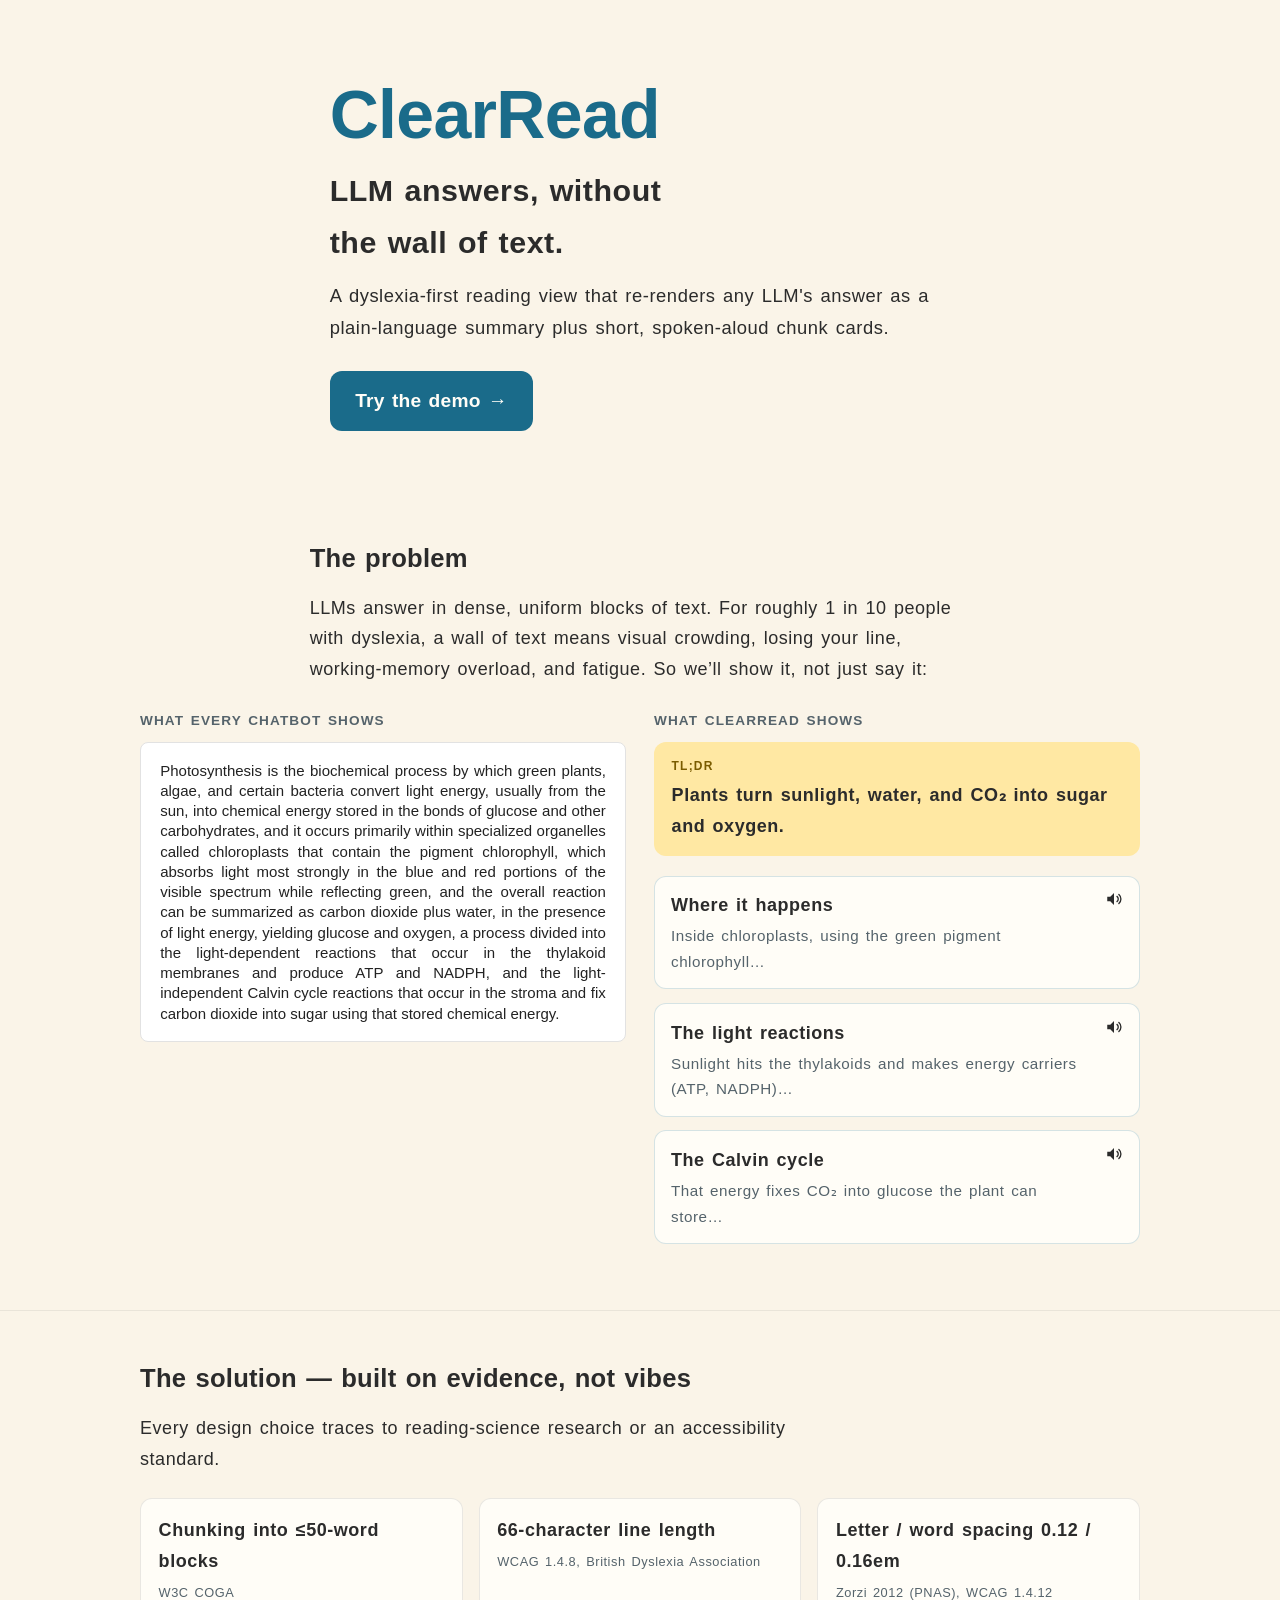
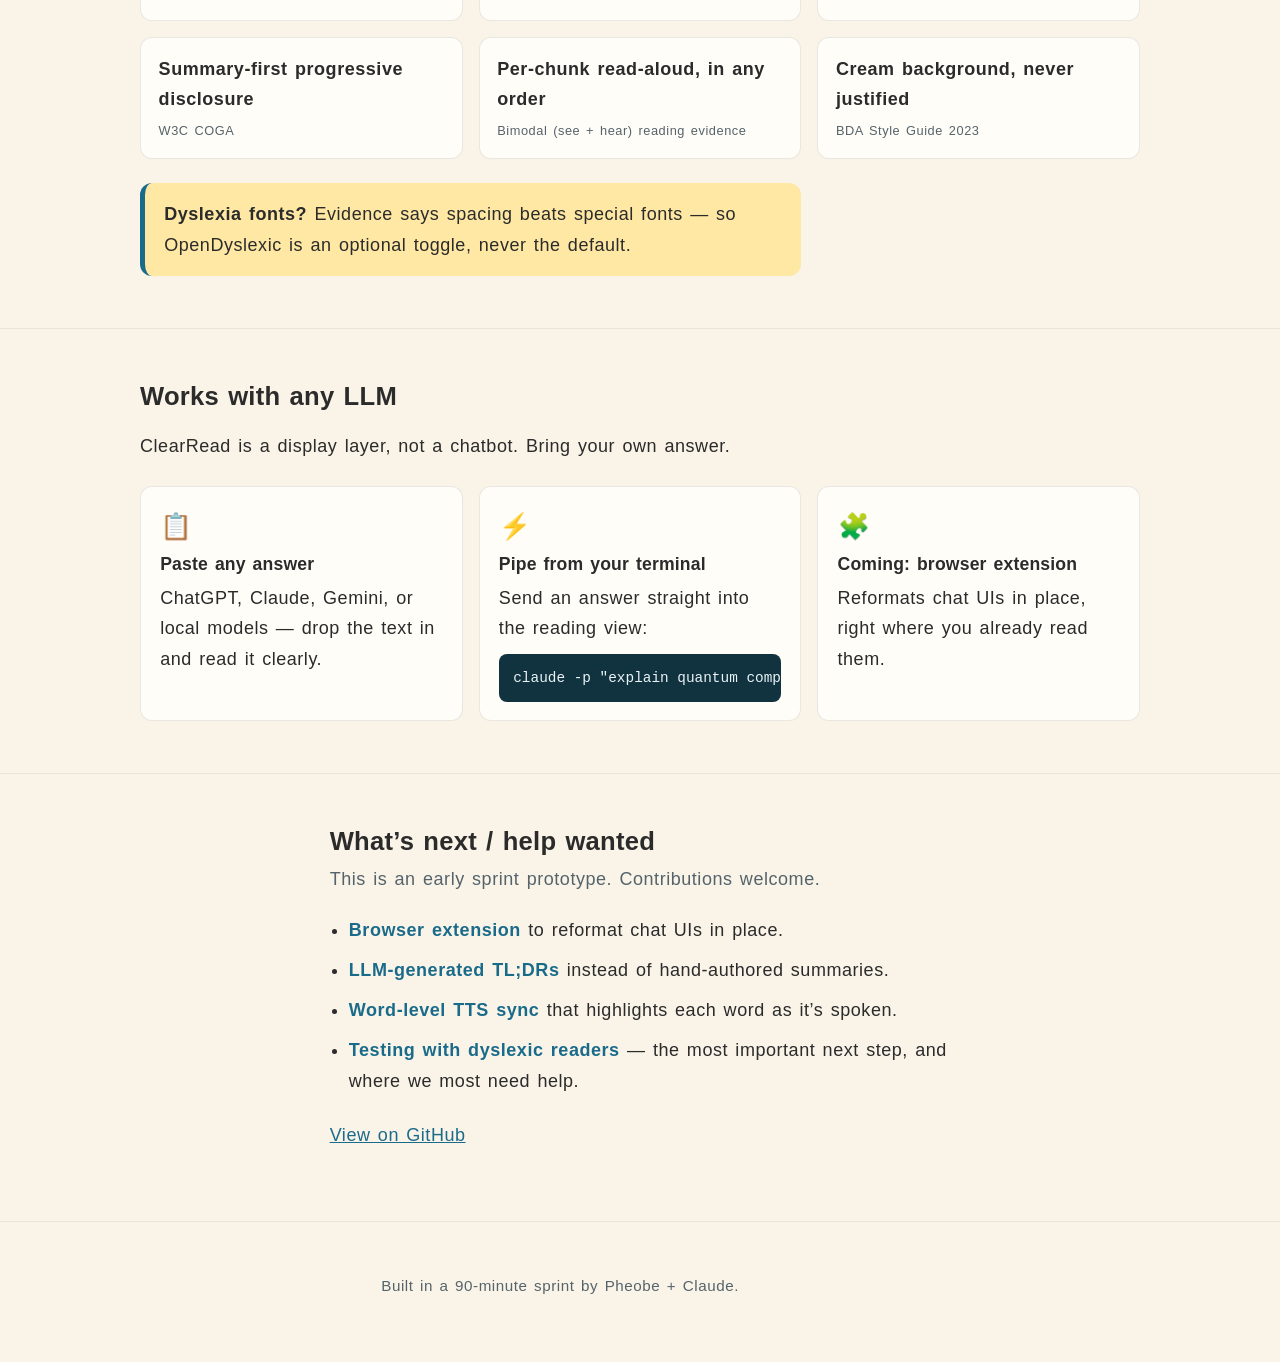
<file: index.html>
<!DOCTYPE html>
<html lang="en">
<head>
<meta charset="UTF-8">
<meta name="viewport" content="width=device-width, initial-scale=1.0">
<title>ClearRead — LLM answers, without the wall of text.</title>
<style>
  /* Tokens mirror app/clearread.css (:root) so landing + app read as one product. */
  :root {
    --cr-bg: #FAF4E8;            /* cream — BDA: avoid pure white */
    --cr-surface: #FFFDF7;       /* card background */
    --cr-text: #2B2B2B;          /* near-black on cream, >= 7:1 contrast */
    --cr-accent: #1A6B8A;        /* buttons/links/focus */
    --cr-highlight: #FFE8A3;     /* active TTS chunk background */
    --cr-font-size: 18px;        /* BDA 16-19px */
    --cr-line-height: 1.7;       /* WCAG >= 1.5 */
    --cr-letter-spacing: 0.03em; /* default; app slider raises toward 0.12em */
    --cr-word-spacing: 0.10em;   /* default; app slider raises toward 0.16em */
    --cr-max-width: 66ch;        /* WCAG <= 80ch, BDA 60-70 */
    --cr-chunk-gap: 1.25rem;
    --cr-radius: 12px;
    --cr-muted: #55636b;         /* citations/secondary text, still >= 7:1 on cream */
  }

  * { box-sizing: border-box; }

  html { -webkit-text-size-adjust: 100%; }

  body {
    margin: 0;
    background: var(--cr-bg);
    color: var(--cr-text);
    font-family: -apple-system, BlinkMacSystemFont, "Segoe UI", Roboto, Helvetica, Arial, sans-serif;
    font-size: var(--cr-font-size);
    line-height: var(--cr-line-height);
    letter-spacing: var(--cr-letter-spacing);
    word-spacing: var(--cr-word-spacing);
    text-align: left;            /* never justified — BDA */
  }

  /* Readable measure everywhere; the page follows the rules it preaches. */
  .wrap {
    max-width: var(--cr-max-width);
    margin: 0 auto;
    padding: 0 1.25rem;
  }
  .wrap--wide { max-width: 1040px; }

  a { color: var(--cr-accent); }

  a:focus-visible,
  button:focus-visible,
  .chunk:focus-visible {
    outline: 3px solid var(--cr-accent);
    outline-offset: 3px;
    border-radius: 4px;
  }

  h1, h2, h3 { line-height: 1.25; letter-spacing: 0.01em; }
  h2 { font-size: 1.6rem; margin: 0 0 0.4rem; }
  section > .wrap > h2 + p.lead { margin-top: 0; color: var(--cr-muted); }

  section { padding: 3.25rem 0; }
  section + section { border-top: 1px solid rgba(43,43,43,0.08); }

  /* ---------- Hero ---------- */
  .hero { padding: 4.5rem 0 3.75rem; text-align: left; }
  .wordmark {
    font-size: clamp(2.75rem, 7vw, 4.25rem);
    margin: 0;
    letter-spacing: -0.01em;
    color: var(--cr-accent);
  }
  .tagline {
    font-size: clamp(1.35rem, 3.5vw, 1.9rem);
    font-weight: 600;
    margin: 0.5rem 0 0.75rem;
    max-width: 20ch;
  }
  .hero p.what { font-size: 1.15rem; margin: 0 0 1.75rem; }
  .btn {
    display: inline-block;
    background: var(--cr-accent);
    color: #FFFDF7;
    text-decoration: none;
    font-size: 1.2rem;
    font-weight: 600;
    padding: 0.85rem 1.6rem;
    border-radius: var(--cr-radius);
    letter-spacing: 0.01em;
  }
  .btn:hover { background: #14566f; }

  /* ---------- Before / After ---------- */
  .ba-grid {
    display: grid;
    grid-template-columns: 1fr 1fr;
    gap: 1.75rem;
    align-items: start;
  }
  .ba-col > .ba-label {
    font-size: 0.85rem;
    font-weight: 700;
    text-transform: uppercase;
    letter-spacing: 0.08em;
    margin: 0 0 0.65rem;
    color: var(--cr-muted);
  }

  /* LEFT: standard chatbot output — a genuine wall of text */
  .chat-wall {
    background: #ffffff;
    color: #222;
    border: 1px solid #e2e2e2;
    border-radius: 8px;
    padding: 1.1rem 1.2rem;
    font-size: 15px;
    line-height: 1.35;      /* tight, uniform */
    letter-spacing: normal;
    word-spacing: normal;
    text-align: justify;    /* the anti-pattern, shown deliberately */
  }
  .chat-wall p { margin: 0 0 0.7rem; }
  .chat-wall p:last-child { margin-bottom: 0; }

  /* RIGHT: ClearRead rendering */
  .cr-tldr {
    background: var(--cr-highlight);
    border-radius: var(--cr-radius);
    padding: 0.9rem 1.1rem;
    margin: 0 0 var(--cr-chunk-gap);
  }
  .cr-tldr .k {
    display: block;
    font-size: 0.75rem;
    font-weight: 700;
    text-transform: uppercase;
    letter-spacing: 0.1em;
    color: #7a5c00;
    margin-bottom: 0.2rem;
  }
  .cr-tldr p { margin: 0; font-weight: 600; }
  .cr-card {
    background: var(--cr-surface);
    border: 1px solid rgba(26,107,138,0.18);
    border-radius: var(--cr-radius);
    padding: 0.85rem 1rem;
    margin-bottom: 0.85rem;
    display: flex;
    align-items: flex-start;
    gap: 0.6rem;
    justify-content: space-between;
  }
  .cr-card .gist { font-weight: 700; }
  .cr-card .snip { display: block; font-weight: 400; color: var(--cr-muted); font-size: 0.95rem; margin-top: 0.15rem; }
  .cr-card .spk {
    flex: 0 0 auto;
    font-size: 1.2rem;
    line-height: 1;
    border: none;
    background: transparent;
    cursor: default;
  }

  /* ---------- Evidence grid ---------- */
  .ev-grid {
    display: grid;
    grid-template-columns: repeat(auto-fit, minmax(280px, 1fr));
    gap: 1rem;
    margin-top: 1.5rem;
    list-style: none;
    padding: 0;
  }
  .ev-grid li {
    background: var(--cr-surface);
    border: 1px solid rgba(43,43,43,0.10);
    border-radius: var(--cr-radius);
    padding: 1rem 1.1rem;
  }
  .ev-grid .name { font-weight: 700; display: block; }
  .ev-grid .src { display: block; font-size: 0.8rem; color: var(--cr-muted); margin-top: 0.35rem; }
  .callout {
    margin-top: 1.5rem;
    background: var(--cr-highlight);
    border-left: 5px solid var(--cr-accent);
    border-radius: var(--cr-radius);
    padding: 1rem 1.2rem;
  }
  .callout p { margin: 0; }

  /* ---------- Any LLM cards ---------- */
  .use-grid {
    display: grid;
    grid-template-columns: repeat(auto-fit, minmax(260px, 1fr));
    gap: 1rem;
    margin-top: 1.5rem;
  }
  .use-card {
    background: var(--cr-surface);
    border: 1px solid rgba(43,43,43,0.10);
    border-radius: var(--cr-radius);
    padding: 1.1rem 1.2rem;
  }
  .use-card .ico { font-size: 1.6rem; display: block; margin-bottom: 0.4rem; }
  .use-card h3 { margin: 0 0 0.4rem; font-size: 1.1rem; }
  .use-card p { margin: 0; }
  code, pre {
    font-family: ui-monospace, SFMono-Regular, Menlo, Consolas, monospace;
    letter-spacing: 0;
    word-spacing: normal;
  }
  pre {
    background: #10333f;
    color: #eaf3f6;
    padding: 0.75rem 0.9rem;
    border-radius: 8px;
    overflow-x: auto;
    font-size: 0.9rem;
    margin: 0.6rem 0 0;
  }

  /* ---------- What's next ---------- */
  ul.next {
    margin: 1.25rem 0 0;
    padding-left: 1.2rem;
  }
  ul.next li { margin-bottom: 0.6rem; }
  ul.next li strong { color: var(--cr-accent); }

  /* ---------- Footer ---------- */
  footer {
    padding: 2.25rem 0 3rem;
    border-top: 1px solid rgba(43,43,43,0.08);
    color: var(--cr-muted);
    font-size: 0.95rem;
  }

  @media (max-width: 720px) {
    .ba-grid { grid-template-columns: 1fr; }
  }
</style>
</head>
<body>

<header class="hero">
  <div class="wrap">
    <h1 class="wordmark">ClearRead</h1>
    <p class="tagline">LLM answers, without the wall of text.</p>
    <p class="what">A dyslexia-first reading view that re-renders any LLM's answer as a plain-language summary plus short, spoken-aloud chunk cards.</p>
    <a class="btn" href="app/demo.html">Try the demo &rarr;</a>
  </div>
</header>

<main>

  <!-- 2. THE PROBLEM -->
  <section id="problem">
    <div class="wrap wrap--wide">
      <div class="wrap" style="padding:0;max-width:var(--cr-max-width);">
        <h2>The problem</h2>
        <p class="lead">LLMs answer in dense, uniform blocks of text. For roughly 1 in 10 people with dyslexia, a wall of text means visual crowding, losing your line, working-memory overload, and fatigue. So we&rsquo;ll show it, not just say it:</p>
      </div>

      <div class="ba-grid" style="margin-top:1.5rem;">
        <!-- BEFORE -->
        <div class="ba-col">
          <p class="ba-label">What every chatbot shows</p>
          <div class="chat-wall" aria-label="Standard dense chatbot answer">
            <p>Photosynthesis is the biochemical process by which green plants, algae, and certain bacteria convert light energy, usually from the sun, into chemical energy stored in the bonds of glucose and other carbohydrates, and it occurs primarily within specialized organelles called chloroplasts that contain the pigment chlorophyll, which absorbs light most strongly in the blue and red portions of the visible spectrum while reflecting green, and the overall reaction can be summarized as carbon dioxide plus water, in the presence of light energy, yielding glucose and oxygen, a process divided into the light-dependent reactions that occur in the thylakoid membranes and produce ATP and NADPH, and the light-independent Calvin cycle reactions that occur in the stroma and fix carbon dioxide into sugar using that stored chemical energy.</p>
          </div>
        </div>

        <!-- AFTER -->
        <div class="ba-col">
          <p class="ba-label">What ClearRead shows</p>
          <div class="cr-render" aria-label="ClearRead chunked answer">
            <div class="cr-tldr">
              <span class="k">TL;DR</span>
              <p>Plants turn sunlight, water, and CO&#8322; into sugar and oxygen.</p>
            </div>
            <div class="cr-card">
              <span><span class="gist">Where it happens</span><span class="snip">Inside chloroplasts, using the green pigment chlorophyll&hellip;</span></span>
              <span class="spk" aria-hidden="true"><svg viewBox="0 0 24 24" width="18" height="18" aria-hidden="true"><path d="M3 9v6h4l5 5V4L7 9H3z" fill="currentColor"/><path d="M16 8.5a4.5 4.5 0 0 1 0 7M18.5 6a8 8 0 0 1 0 12" fill="none" stroke="currentColor" stroke-width="1.8" stroke-linecap="round"/></svg></span>
            </div>
            <div class="cr-card">
              <span><span class="gist">The light reactions</span><span class="snip">Sunlight hits the thylakoids and makes energy carriers (ATP, NADPH)&hellip;</span></span>
              <span class="spk" aria-hidden="true"><svg viewBox="0 0 24 24" width="18" height="18" aria-hidden="true"><path d="M3 9v6h4l5 5V4L7 9H3z" fill="currentColor"/><path d="M16 8.5a4.5 4.5 0 0 1 0 7M18.5 6a8 8 0 0 1 0 12" fill="none" stroke="currentColor" stroke-width="1.8" stroke-linecap="round"/></svg></span>
            </div>
            <div class="cr-card">
              <span><span class="gist">The Calvin cycle</span><span class="snip">That energy fixes CO&#8322; into glucose the plant can store&hellip;</span></span>
              <span class="spk" aria-hidden="true"><svg viewBox="0 0 24 24" width="18" height="18" aria-hidden="true"><path d="M3 9v6h4l5 5V4L7 9H3z" fill="currentColor"/><path d="M16 8.5a4.5 4.5 0 0 1 0 7M18.5 6a8 8 0 0 1 0 12" fill="none" stroke="currentColor" stroke-width="1.8" stroke-linecap="round"/></svg></span>
            </div>
          </div>
        </div>
      </div>
    </div>
  </section>

  <!-- 3. THE SOLUTION -->
  <section id="solution">
    <div class="wrap wrap--wide">
      <div style="max-width:var(--cr-max-width);">
        <h2>The solution &mdash; built on evidence, not vibes</h2>
        <p class="lead">Every design choice traces to reading-science research or an accessibility standard.</p>
      </div>
      <ul class="ev-grid">
        <li><span class="name">Chunking into &le;50-word blocks</span><span class="src">W3C COGA</span></li>
        <li><span class="name">66-character line length</span><span class="src">WCAG 1.4.8, British Dyslexia Association</span></li>
        <li><span class="name">Letter / word spacing 0.12 / 0.16em</span><span class="src">Zorzi 2012 (PNAS), WCAG 1.4.12</span></li>
        <li><span class="name">Summary-first progressive disclosure</span><span class="src">W3C COGA</span></li>
        <li><span class="name">Per-chunk read-aloud, in any order</span><span class="src">Bimodal (see + hear) reading evidence</span></li>
        <li><span class="name">Cream background, never justified</span><span class="src">BDA Style Guide 2023</span></li>
      </ul>
      <div class="callout" style="max-width:var(--cr-max-width);">
        <p><strong>Dyslexia fonts?</strong> Evidence says spacing beats special fonts &mdash; so OpenDyslexic is an optional toggle, never the default.</p>
      </div>
    </div>
  </section>

  <!-- 4. WORKS WITH ANY LLM -->
  <section id="any-llm">
    <div class="wrap wrap--wide">
      <div style="max-width:var(--cr-max-width);">
        <h2>Works with any LLM</h2>
        <p class="lead">ClearRead is a display layer, not a chatbot. Bring your own answer.</p>
      </div>
      <div class="use-grid">
        <div class="use-card">
          <span class="ico" aria-hidden="true">&#128203;</span>
          <h3>Paste any answer</h3>
          <p>ChatGPT, Claude, Gemini, or local models &mdash; drop the text in and read it clearly.</p>
        </div>
        <div class="use-card">
          <span class="ico" aria-hidden="true">&#9889;</span>
          <h3>Pipe from your terminal</h3>
          <p>Send an answer straight into the reading view:</p>
          <pre><code>claude -p "explain quantum computing" | ./bin/clearread</code></pre>
        </div>
        <div class="use-card">
          <span class="ico" aria-hidden="true">&#129513;</span>
          <h3>Coming: browser extension</h3>
          <p>Reformats chat UIs in place, right where you already read them.</p>
        </div>
      </div>
    </div>
  </section>

  <!-- 5. WHAT'S NEXT -->
  <section id="next">
    <div class="wrap">
      <h2>What&rsquo;s next / help wanted</h2>
      <p class="lead">This is an early sprint prototype. Contributions welcome.</p>
      <ul class="next">
        <li><strong>Browser extension</strong> to reformat chat UIs in place.</li>
        <li><strong>LLM-generated TL;DRs</strong> instead of hand-authored summaries.</li>
        <li><strong>Word-level TTS sync</strong> that highlights each word as it&rsquo;s spoken.</li>
        <li><strong>Testing with dyslexic readers</strong> &mdash; the most important next step, and where we most need help.</li>
      </ul>
      <p style="margin-top:1.5rem;"><a href="https://github.com/Pheobe-Sun/clearread">View on GitHub</a></p>
    </div>
  </section>

</main>

<footer>
  <div class="wrap">
    <p>Built in a 90-minute sprint by Pheobe + Claude.</p>
  </div>
</footer>

</body>
</html>
</file>
